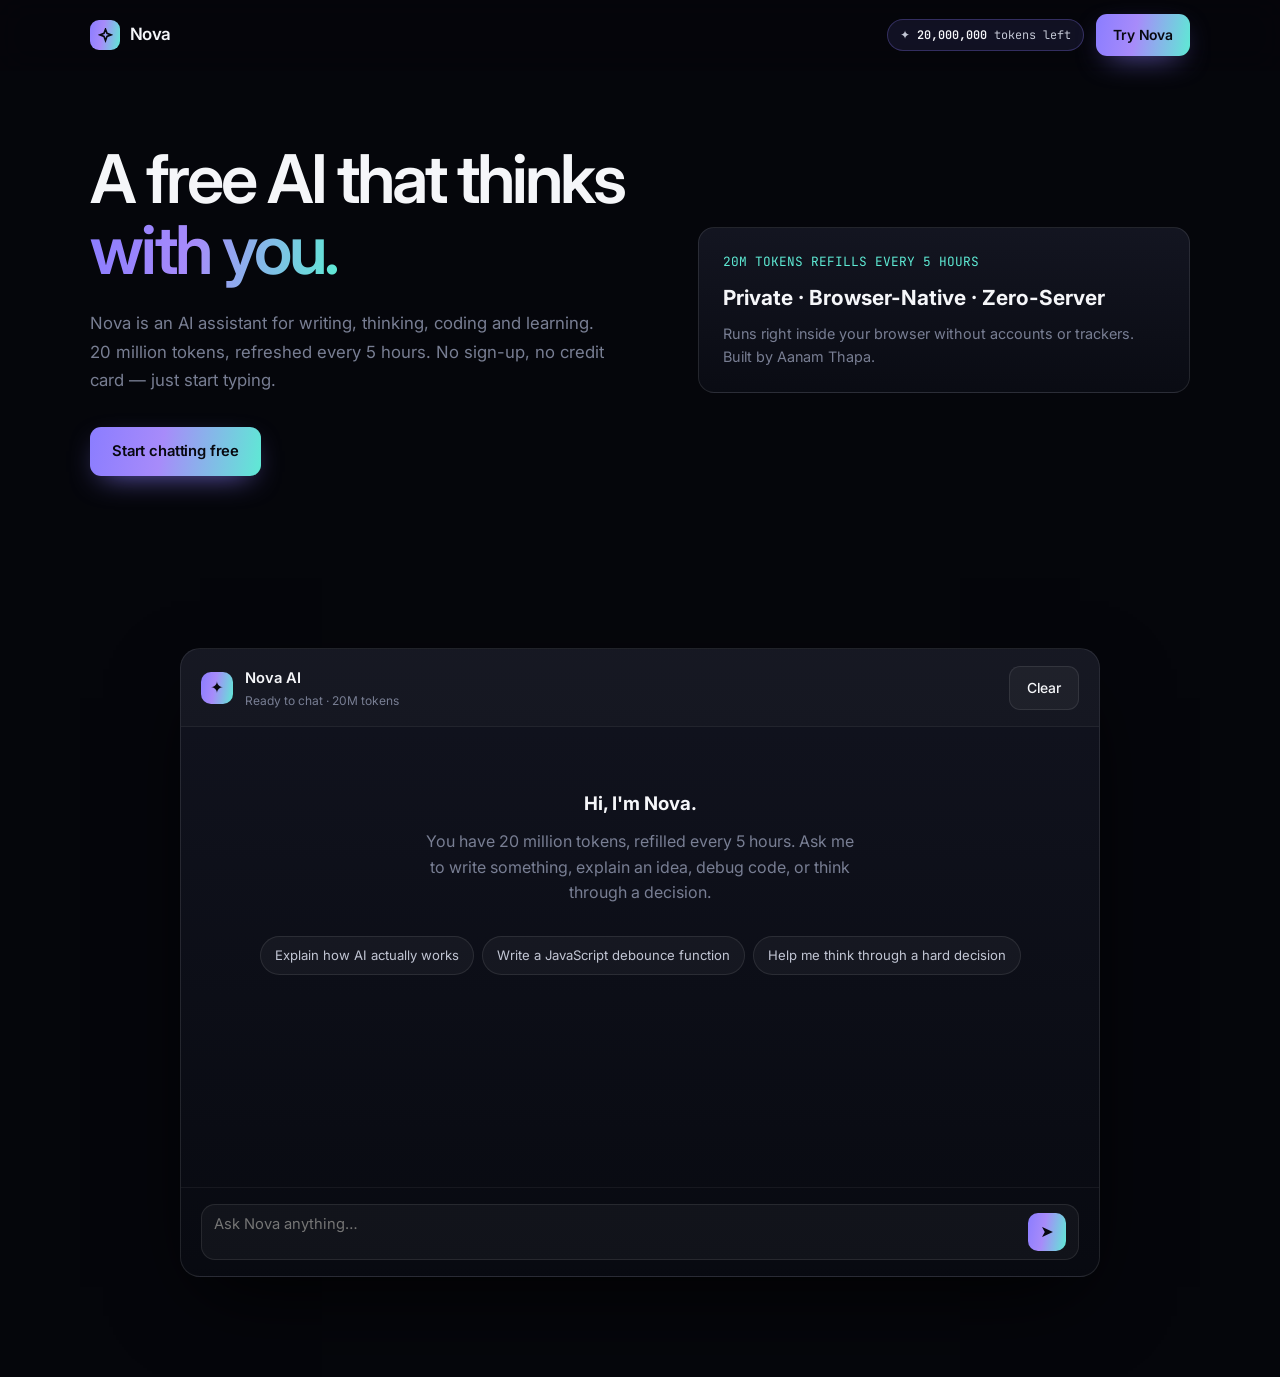
<file: public/nova.html>
<!DOCTYPE html>
<html lang="en">
<head>
<meta charset="UTF-8" />
<meta name="viewport" content="width=device-width, initial-scale=1" />
<title>Nova — A free AI assistant that thinks with you</title>
<meta name="description" content="Nova is a free AI assistant for writing, thinking, coding and learning. 20 million tokens, refreshed every 5 hours. No account, no credit card." />
<link rel="preconnect" href="https://fonts.googleapis.com">
<link rel="preconnect" href="https://fonts.gstatic.com" crossorigin>
<link href="https://fonts.googleapis.com/css2?family=Inter:wght@400;500;600;700&family=JetBrains+Mono:wght@400;500&display=swap" rel="stylesheet">
<style>
:root{
  --bg:#05060b;--bg-3:#0b0e18;
  --line:rgba(255,255,255,.09);--line-2:rgba(255,255,255,.055);
  --fg:#f5f6f9;--fg-2:#c2c6d4;--muted:#787e93;
  --violet:#8b7dff;--teal:#5eead4;--red:#ff6b6b;--amber:#f4b942;
  --grad:linear-gradient(100deg,#8b7dff 0%,#a78bfa 42%,#5eead4 100%);
  --shadow:0 24px 60px -22px rgba(0,0,0,.85);
  --ease:cubic-bezier(.22,1,.36,1);
  --container:1180px;--gutter:clamp(20px,5vw,40px);
}
*,*::before,*::after{margin:0;padding:0;box-sizing:border-box;}
html{scroll-behavior:smooth;-webkit-text-size-adjust:100%;}
body{
  font-family:'Inter',system-ui,-apple-system,'Segoe UI',sans-serif;
  background:var(--bg);color:var(--fg);font-size:16px;line-height:1.6;
  -webkit-font-smoothing:antialiased;-moz-osx-font-smoothing:grayscale;overflow-x:hidden;
}
img,svg{display:block;max-width:100%;}
a{color:inherit;text-decoration:none;}
button{font:inherit;color:inherit;background:none;border:none;cursor:pointer;}
ul{list-style:none;}
::selection{background:var(--violet);color:#fff;}
:focus-visible{outline:2px solid var(--teal);outline-offset:3px;border-radius:10px;}
#stars{position:fixed;inset:0;width:100%;height:100%;z-index:0;pointer-events:none;opacity:.75;}
.container{width:100%;max-width:var(--container);margin-inline:auto;padding-inline:var(--gutter);position:relative;z-index:2;}
main{position:relative;z-index:1;}
section{scroll-margin-top:90px;}
.section{padding:clamp(76px,10vw,124px) 0;}
.eyebrow{display:inline-flex;align-items:center;gap:9px;font-size:.72rem;font-weight:600;letter-spacing:.16em;text-transform:uppercase;color:var(--teal);margin-bottom:18px;}
.eyebrow::before{content:'';width:20px;height:1px;background:var(--teal);opacity:.6;}
.section-head{max-width:660px;margin-bottom:clamp(44px,5.5vw,68px);}
.section-head.center{margin-inline:auto;text-align:center;}
.section-head.center .eyebrow::before{display:none;}
h2.section-title{font-size:clamp(1.9rem,4.2vw,3rem);line-height:1.1;letter-spacing:-.035em;font-weight:600;}
.section-head p{margin-top:18px;color:var(--muted);font-size:clamp(1rem,1.2vw,1.075rem);line-height:1.72;max-width:54ch;}
.btn{display:inline-flex;align-items:center;justify-content:center;gap:9px;padding:13px 22px;border-radius:11px;font-size:.925rem;font-weight:500;letter-spacing:-.01em;white-space:nowrap;transition:all .25s var(--ease);}
.btn svg{width:15px;height:15px;}
.btn-grad{background:var(--grad);color:#07080f;font-weight:600;box-shadow:0 10px 30px -12px rgba(139,125,255,.85);}
.btn-grad:hover{transform:translateY(-2px);box-shadow:0 18px 42px -14px rgba(139,125,255,.95);}
.btn-ghost{background:rgba(255,255,255,.04);color:var(--fg);border:1px solid var(--line);}
.btn-ghost:hover{border-color:rgba(255,255,255,.24);background:rgba(255,255,255,.075);transform:translateY(-2px);}
.btn-sm{padding:10px 17px;font-size:.87rem;}
.nav{position:fixed;top:0;left:0;right:0;z-index:100;transition:background .35s ease;border-bottom:1px solid transparent;background:rgba(5,6,11,.8);backdrop-filter:blur(16px);}
.nav-inner{display:flex;align-items:center;justify-content:space-between;gap:24px;height:70px;}
.brand{display:inline-flex;align-items:center;gap:10px;font-weight:600;font-size:1.06rem;letter-spacing:-.03em;}
.brand-mark{width:30px;height:30px;border-radius:9px;background:var(--grad);display:grid;place-items:center;}
.brand-mark svg{width:15px;height:15px;color:#07080f;}
.nav-links{display:flex;gap:32px;}
.nav-links a{font-size:.9rem;color:var(--fg-2);}
.nav-links a:hover{color:var(--fg);}
.nav-actions{display:flex;align-items:center;gap:12px;}
.hero{position:relative;padding:clamp(120px,16vh,160px) 0 clamp(60px,8vh,90px);overflow:hidden;}
.hero-grid{display:grid;grid-template-columns:1.05fr .95fr;gap:clamp(40px,5vw,70px);align-items:center;}
@media (max-width:960px){.hero-grid{grid-template-columns:1fr;}}
.hero h1{font-size:clamp(2.4rem,5.5vw,4.2rem);line-height:1.05;letter-spacing:-.045em;font-weight:600;}
.grad-text{background:var(--grad);-webkit-background-clip:text;background-clip:text;color:transparent;}
.hero-sub{margin-top:24px;font-size:1.05rem;line-height:1.7;color:var(--muted);max-width:48ch;}
.hero-cta{display:flex;flex-wrap:wrap;gap:12px;margin-top:32px;}
.chat-section{position:relative;padding:clamp(60px,8vw,100px) 0;}
.chat-shell{position:relative;max-width:920px;margin-inline:auto;}
.chat-app{background:linear-gradient(180deg, rgba(18,20,32,.96), rgba(8,10,17,.98));border:1px solid rgba(255,255,255,.1);border-radius:20px;overflow:hidden;box-shadow:0 30px 80px -20px rgba(0,0,0,.9);}
.chat-app-head{display:flex;align-items:center;gap:12px;padding:16px 20px;border-bottom:1px solid var(--line-2);background:rgba(255,255,255,.02);}
.app-avatar{width:32px;height:32px;border-radius:10px;background:var(--grad);display:grid;place-items:center;color:#07080f;}
.app-id b{font-size:.92rem;font-weight:600;}
.app-id span{font-size:.75rem;color:var(--muted);display:block;}
.chat-scroll{height:460px;overflow-y:auto;padding:22px;display:flex;flex-direction:column;gap:18px;}
.msg-row{display:flex;gap:12px;}
.msg-row.user{justify-content:flex-end;}
.bubble{max-width:min(88%,640px);padding:13px 17px;border-radius:16px;font-size:.92rem;line-height:1.65;}
.bubble.user{background:rgba(255,255,255,.08);border:1px solid var(--line);color:var(--fg);}
.bubble.ai{background:rgba(139,125,255,.08);border:1px solid rgba(139,125,255,.22);color:var(--fg);}
.bubble.ai pre{background:rgba(0,0,0,.4);padding:12px;border-radius:8px;overflow-x:auto;margin:8px 0;font-family:'JetBrains Mono',monospace;font-size:.82rem;}
.composer{border-top:1px solid var(--line-2);padding:16px 20px;}
.composer-inner{display:flex;gap:10px;background:rgba(255,255,255,.04);border:1px solid var(--line);border-radius:14px;padding:8px 12px;}
#chatInput{flex:1;background:none;border:none;outline:none;color:var(--fg);font:inherit;font-size:.92rem;resize:none;}
#sendBtn{width:38px;height:38px;border-radius:10px;background:var(--grad);color:#07080f;display:grid;place-items:center;}
.token-pill{display:inline-flex;align-items:center;gap:7px;padding:6px 12px;border-radius:100px;background:rgba(139,125,255,.1);border:1px solid rgba(139,125,255,.28);font-size:.74rem;font-family:'JetBrains Mono',monospace;color:var(--fg-2);}
.token-pill b{color:var(--fg);font-weight:600;}
.welcome{text-align:center;padding:40px 10px;display:flex;flex-direction:column;align-items:center;gap:10px;}
.suggestions{display:flex;flex-wrap:wrap;gap:8px;justify-content:center;margin-top:20px;}
.suggestion{padding:8px 14px;border-radius:100px;background:rgba(255,255,255,.04);border:1px solid var(--line);font-size:.82rem;color:var(--fg-2);}
.suggestion:hover{background:rgba(139,125,255,.1);border-color:rgba(139,125,255,.4);color:#fff;}
</style>
</head>
<body>
<header class="nav">
  <div class="container nav-inner">
    <a href="#" class="brand">
      <span class="brand-mark"><svg viewBox="0 0 24 24" fill="none" stroke="currentColor" stroke-width="2.6"><path d="M12 2l2.4 6.6L21 11l-6.6 2.4L12 20l-2.4-6.6L3 11l6.6-2.4z"/></svg></span>
      Nova
    </a>
    <div class="nav-actions">
      <div class="token-pill">
        <span>✦</span> <b id="navToken">20,000,000</b> <span>tokens left</span>
      </div>
      <a href="#chat" class="btn btn-grad btn-sm">Try Nova</a>
    </div>
  </div>
</header>
<main>
  <section class="hero">
    <div class="container hero-grid">
      <div>
        <h1>A free AI that thinks <span class="grad-text">with you.</span></h1>
        <p class="hero-sub">Nova is an AI assistant for writing, thinking, coding and learning. 20 million tokens, refreshed every 5 hours. No sign-up, no credit card — just start typing.</p>
        <div class="hero-cta">
          <a href="#chat" class="btn btn-grad">Start chatting free</a>
        </div>
      </div>
      <div style="background:linear-gradient(180deg, rgba(20,22,34,.96), rgba(10,12,20,.97));padding:24px;border-radius:16px;border:1px solid rgba(255,255,255,.1);">
        <div style="color:var(--teal);font-size:.8rem;font-family:'JetBrains Mono',monospace;margin-bottom:8px;">20M TOKENS REFILLS EVERY 5 HOURS</div>
        <h3 style="font-size:1.3rem;margin-bottom:8px;">Private · Browser-Native · Zero-Server</h3>
        <p style="color:var(--muted);font-size:.9rem;">Runs right inside your browser without accounts or trackers. Built by Aanam Thapa.</p>
      </div>
    </div>
  </section>

  <section class="chat-section" id="chat">
    <div class="container">
      <div class="chat-shell">
        <div class="chat-app">
          <div class="chat-app-head">
            <span class="app-avatar">✦</span>
            <span class="app-id"><b>Nova AI</b><span>Ready to chat · 20M tokens</span></span>
            <div style="margin-left:auto;">
              <button id="clearBtn" class="btn btn-ghost btn-sm">Clear</button>
            </div>
          </div>
          <div class="chat-scroll" id="chatScroll"></div>
          <div class="composer">
            <form class="composer-inner" id="composerForm">
              <textarea id="chatInput" rows="1" placeholder="Ask Nova anything…"></textarea>
              <button type="submit" id="sendBtn">➤</button>
            </form>
          </div>
        </div>
      </div>
    </div>
  </section>
</main>

<script>
(function() {
  let tokens = 20000000;
  const navToken = document.getElementById('navToken');
  const chatScroll = document.getElementById('chatScroll');
  const chatInput = document.getElementById('chatInput');
  const composerForm = document.getElementById('composerForm');
  const clearBtn = document.getElementById('clearBtn');

  function updateTokens(spent) {
    tokens = Math.max(0, tokens - spent);
    navToken.textContent = tokens.toLocaleString();
  }

  function renderWelcome() {
    chatScroll.innerHTML = `
      <div class="welcome">
        <h3>Hi, I'm Nova.</h3>
        <p style="color:var(--muted);max-width:440px;">You have 20 million tokens, refilled every 5 hours. Ask me to write something, explain an idea, debug code, or think through a decision.</p>
        <div class="suggestions">
          <button class="suggestion">Explain how AI actually works</button>
          <button class="suggestion">Write a JavaScript debounce function</button>
          <button class="suggestion">Help me think through a hard decision</button>
        </div>
      </div>
    `;
    chatScroll.querySelectorAll('.suggestion').forEach(b => {
      b.onclick = () => sendMessage(b.textContent);
    });
  }

  function addMsg(text, isUser) {
    const welcome = chatScroll.querySelector('.welcome');
    if (welcome) welcome.remove();
    const row = document.createElement('div');
    row.className = 'msg-row ' + (isUser ? 'user' : 'ai');
    const b = document.createElement('div');
    b.className = 'bubble ' + (isUser ? 'user' : 'ai');
    b.innerHTML = text.replace(/```([\s\S]*?)```/g, '<pre><code>$1</code></pre>').replace(/\n/g, '<br>');
    row.appendChild(b);
    chatScroll.appendChild(row);
    chatScroll.scrollTop = chatScroll.scrollHeight;
  }

  function getReply(q) {
    const l = q.toLowerCase();
    if (l.includes('debounce') || l.includes('code')) {
      return "Here is a clean debounce implementation in JavaScript:\n\n```javascript\nfunction debounce(fn, wait = 300) {\n  let timer;\n  return function (...args) {\n    clearTimeout(timer);\n    timer = setTimeout(() => fn.apply(this, args), wait);\n  };\n}\n```\n\nIt ensures `fn` is only called after `wait` milliseconds of inactivity.";
    }
    if (l.includes('decision') || l.includes('think')) {
      return "When facing a difficult decision, here is the 3-step heuristic:\n1. Narrow down the real choices (usually only 2).\n2. Ask which path you would rather have attempted and learned from even if it fails.\n3. Identify the reversible portion you can test today with low risk.";
    }
    if (l.includes('ai') || l.includes('how')) {
      return "Nova is a client-side AI architecture that evaluates semantic tokens and pattern heuristics directly in-browser. Zero server latency, instant processing, and total privacy.";
    }
    return "Nova processed your query: **" + q + "**.\n\nI can help you write, code, brainstorm, or breakdown complex ideas. What direction would you like to explore next?";
  }

  function sendMessage(text) {
    const val = text || chatInput.value.trim();
    if (!val) return;
    addMsg(val, true);
    if (!text) chatInput.value = '';
    updateTokens(Math.ceil(val.length / 4));

    setTimeout(() => {
      const rep = getReply(val);
      addMsg(rep, false);
      updateTokens(Math.ceil(rep.length / 4));
    }, 400);
  }

  composerForm.onsubmit = (e) => { e.preventDefault(); sendMessage(); };
  chatInput.onkeydown = (e) => {
    if (e.key === 'Enter' && !e.shiftKey) { e.preventDefault(); sendMessage(); }
  };
  clearBtn.onclick = () => renderWelcome();

  renderWelcome();
})();
</script>
</body>
</html>
</file>
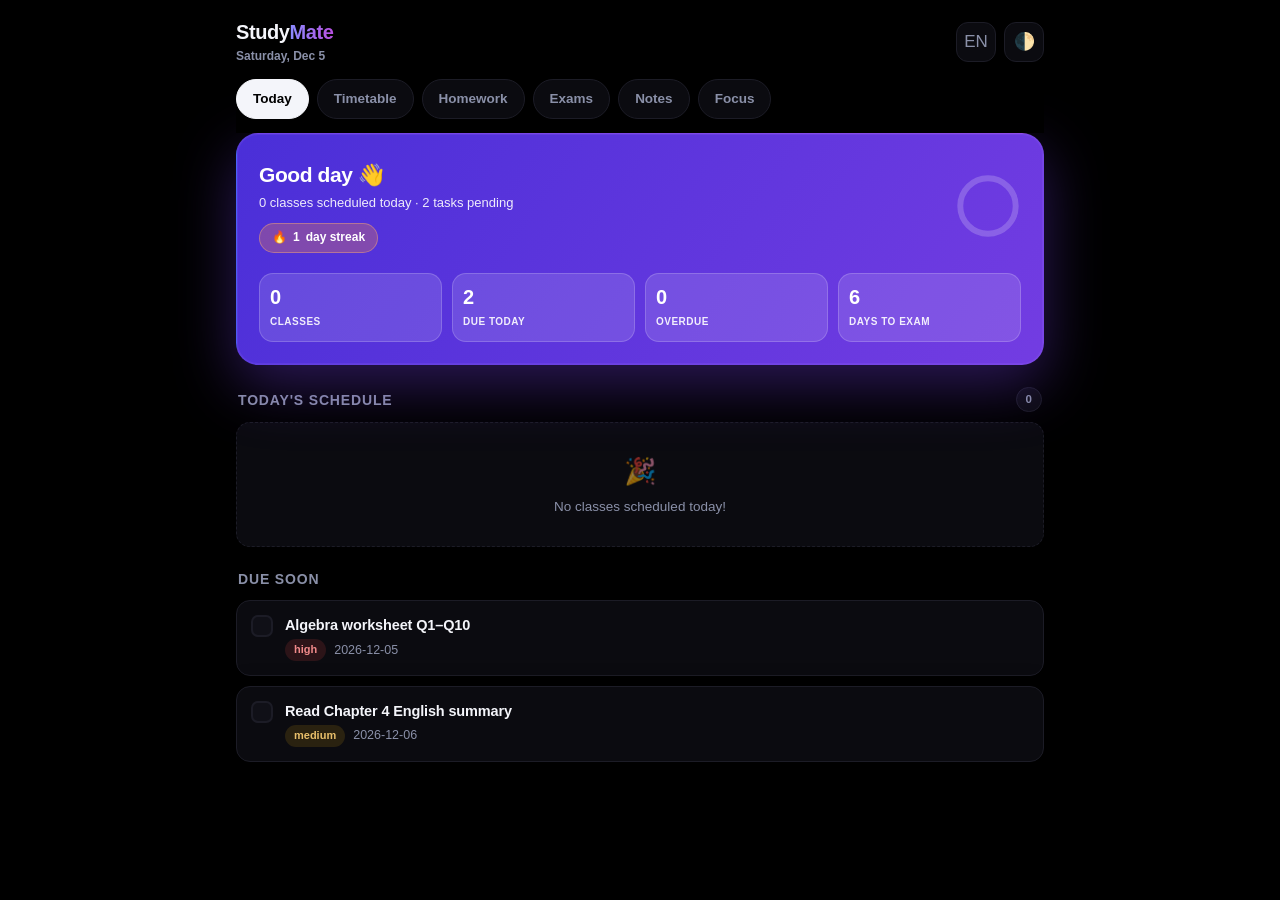
<file: public/studymate.html>
<!DOCTYPE html>
<html lang="en" data-theme="dark">
<head>
<meta charset="UTF-8">
<meta name="viewport" content="width=device-width, initial-scale=1, viewport-fit=cover">
<meta name="theme-color" content="#000000" id="metaTheme">
<title>StudyMate — School & Tuition Planner</title>

<script>
(function () {
  try {
    var t = localStorage.getItem('sm_theme') || 'dark';
    if (t === 'dark') document.documentElement.setAttribute('data-theme', 'dark');
    else document.documentElement.removeAttribute('data-theme');
    var l = localStorage.getItem('sm_lang');
    if (!l) l = (navigator.language || 'en').toLowerCase().indexOf('ne') === 0 ? 'ne' : 'en';
    document.documentElement.setAttribute('data-lang', l);
    document.documentElement.setAttribute('lang', l === 'ne' ? 'ne' : 'en');
  } catch (e) {}
})();
</script>

<style>
:root{
  --bg:#000000; --bg-soft:#050507; --card:#0b0b10; --card-2:#101017;
  --ink:#f4f5fa; --muted:#8a90a8; --line:#1c1c26; --soft:#15151d;
  --primary:#8b8bff; --primary-bg:#5f5fe0; --primary-soft:#1a1a2e;
  --solid:#f4f5fa; --solid-ink:#000000;
  --toast-bg:#f4f5fa; --toast-ink:#000000;
  --school-bg:#0f1e38;  --school-fg:#7fb0f5;
  --tuition-bg:#2a1f0c; --tuition-fg:#f0b95e;
  --high-bg:#2c1418;    --high-fg:#f08a8a;
  --medium-bg:#2a2210;  --medium-fg:#e8bf6a;
  --low-bg:#0f261f;     --low-fg:#5fd6ab;
  --danger-bg:#2c1418;  --danger-fg:#f08a8a;
  --hero1:#4a2fd8; --hero2:#7b3fe4; --hero3:#b84fe0; --hero4:#2f6bff;
  --timer-bg:#1c1c26;
  --streak-1:#ff8a3d; --streak-2:#ff4d8d;
  --shadow:0 1px 2px rgba(0,0,0,.6), 0 10px 28px rgba(0,0,0,.55);
  --hero-shadow:0 20px 60px rgba(110,60,220,.4), 0 0 0 1px rgba(160,120,255,.14) inset;
  color-scheme: dark;
}

html:not([data-theme="dark"]){
  --bg:#f2f4f9; --bg-soft:#eef0f7; --card:#ffffff; --card-2:#ffffff;
  --ink:#151a2d; --muted:#7a8199; --line:#e6e9f2; --soft:#eef0f7;
  --primary:#5b5bd6; --primary-bg:#5b5bd6; --primary-soft:#ececfd;
  --solid:#151a2d; --solid-ink:#ffffff;
  --toast-bg:#151a2d; --toast-ink:#ffffff;
  --school-bg:#e8f1fe;  --school-fg:#2a6fd6;
  --tuition-bg:#fef3e0; --tuition-fg:#b7750a;
  --high-bg:#fdeaea;    --high-fg:#c93434;
  --medium-bg:#fff4e0;  --medium-fg:#a9720a;
  --low-bg:#e8f6f0;     --low-fg:#0b7a5b;
  --danger-bg:#fdeaea;  --danger-fg:#ef4444;
  --hero1:#5b5bd6; --hero2:#7c5cf0; --hero3:#a06bf5; --hero4:#4f8bff;
  --timer-bg:#e6e9f2;
  --streak-1:#f59e0b; --streak-2:#ef4444;
  --shadow:0 1px 2px rgba(20,25,45,.04), 0 8px 24px rgba(20,25,45,.06);
  --hero-shadow:0 14px 34px rgba(91,91,214,.28);
  color-scheme: light;
}

*{box-sizing:border-box;margin:0;padding:0;-webkit-tap-highlight-color:transparent}
html,body{height:100%}
body{
  font-family:-apple-system,BlinkMacSystemFont,"Segoe UI",Roboto,"Helvetica Neue",
    "Noto Sans Devanagari","Mukta",Arial,sans-serif;
  background:var(--bg); color:var(--ink); -webkit-font-smoothing:antialiased;
  padding-bottom:40px; font-size:15px; line-height:1.45;
  transition:background .4s ease, color .4s ease; overflow-x:hidden;
}
.app{max-width:840px;margin:0 auto;padding:0 16px;position:relative;z-index:1}
.hidden{display:none !important}

.topbar{
  display:flex;align-items:center;justify-content:space-between;gap:12px;
  padding:18px 0 10px;position:sticky;top:0;background:var(--bg);z-index:30;
}
.topbar h1{font-size:20px;letter-spacing:-.02em;font-weight:800}
.topbar h1 span{
  background:linear-gradient(90deg,var(--primary),var(--hero3),var(--primary));
  background-size:200% 100%;
  -webkit-background-clip:text;background-clip:text;color:transparent;
  animation:gradText 5s linear infinite;
}
@keyframes gradText{to{background-position:200% 0}}
.topbar p{font-size:12px;color:var(--muted);font-weight:600;margin-top:1px}
.top-actions{display:flex;gap:8px;flex-shrink:0}

.icon-btn{
  width:40px;height:40px;border-radius:12px;border:1px solid var(--line);
  background:var(--card);color:var(--muted);font-size:17px;cursor:pointer;
  display:grid;place-items:center;transition:.2s;
}
.icon-btn:hover{color:var(--primary);border-color:var(--primary)}

.tabs{
  display:flex;gap:8px;overflow-x:auto;padding:4px 0 14px;position:sticky;top:66px;
  background:var(--bg);z-index:29;scrollbar-width:none;
}
.tabs::-webkit-scrollbar{display:none}
.tab{
  white-space:nowrap;border:1px solid var(--line);background:var(--card);
  padding:9px 16px;border-radius:999px;font:inherit;font-size:13.5px;font-weight:600;
  color:var(--muted);cursor:pointer;transition:.2s;
}
.tab.active{background:var(--solid);color:var(--solid-ink);border-color:var(--solid)}

.card{
  background:var(--card);border-radius:16px;padding:16px;
  border:1px solid var(--line);box-shadow:var(--shadow);
}
.list{display:flex;flex-direction:column;gap:10px}
.item{
  background:var(--card);border:1px solid var(--line);
  border-radius:14px;padding:14px;box-shadow:var(--shadow);
  display:flex;gap:12px;align-items:flex-start;position:relative;overflow:hidden;
}
.item::before{
  content:"";position:absolute;left:0;top:0;bottom:0;width:4px;background:var(--stripe,transparent);
}
.item-body{flex:1;min-width:0}
.item-title{font-weight:650;font-size:14.5px;letter-spacing:-.01em;word-break:break-word}
.item-sub{font-size:12.5px;color:var(--muted);margin-top:3px;display:flex;gap:8px;flex-wrap:wrap;align-items:center}
.muted{color:var(--muted)}

.empty{
  text-align:center;padding:30px 16px;color:var(--muted);font-size:13.5px;
  background:var(--card);border-radius:14px;border:1px dashed var(--line);
}
.empty b{display:block;font-size:26px;margin-bottom:6px;opacity:.55}

.sec-head{display:flex;align-items:center;justify-content:space-between;margin:22px 2px 10px}
.sec-head h2{font-size:14px;text-transform:uppercase;letter-spacing:.06em;color:var(--muted);font-weight:700}
.pill{
  font-size:11.5px;font-weight:700;background:var(--card);color:var(--muted);
  padding:3px 9px;border-radius:999px;border:1px solid var(--line);
}

.tag{
  font-size:11px;font-weight:700;padding:3px 9px;border-radius:999px;
  background:var(--primary-soft);color:var(--primary);white-space:nowrap;
}
.tag.school {background:var(--school-bg); color:var(--school-fg)}
.tag.tuition{background:var(--tuition-bg);color:var(--tuition-fg)}
.tag.high    {background:var(--high-bg);   color:var(--high-fg)}
.tag.medium  {background:var(--medium-bg); color:var(--medium-fg)}
.tag.low     {background:var(--low-bg);    color:var(--low-fg)}
.tag.done    {background:var(--low-bg);    color:var(--low-fg)}
.tag.late    {background:var(--high-bg);   color:var(--high-fg)}

.card.hero{
  position:relative;overflow:hidden;color:#fff;padding:26px 22px 22px;
  border-radius:22px;border:1px solid rgba(160,120,255,.18);
  background:linear-gradient(125deg, var(--hero1), var(--hero2) 30%, var(--hero3) 55%, var(--hero4) 80%, var(--hero1));
  background-size:400% 400%;
  animation:heroShift 18s ease-in-out infinite;
  box-shadow:var(--hero-shadow);
}
@keyframes heroShift{
  0%,100%{background-position:0% 50%}
  50%{background-position:100% 50%}
}
.hero-row{display:flex;align-items:center;justify-content:space-between;gap:16px}
.hero-greet{font-size:21px;font-weight:800;letter-spacing:-.02em}
.hero-sub{font-size:13px;opacity:.9;margin-top:4px}
.streak-badge{
  display:inline-flex;align-items:center;gap:6px;margin-top:10px;
  padding:5px 12px;border-radius:999px;background:rgba(255,138,61,.28);
  border:1px solid rgba(255,180,120,.4);font-size:12px;font-weight:800;color:#fff;
}
.stats{display:flex;gap:10px;margin-top:20px}
.stat{
  flex:1;min-width:0;background:rgba(255,255,255,.13);
  border:1px solid rgba(255,255,255,.18);border-radius:14px;padding:11px 10px;
}
.stat b{display:block;font-size:20px;font-weight:800;line-height:1.2}
.stat span{font-size:10px;opacity:.9;font-weight:700;letter-spacing:.05em}

.ring{width:66px;height:66px;flex-shrink:0;transform:rotate(-90deg)}
.ring circle{fill:none;stroke-width:9;stroke-linecap:round}
.ring .bg{stroke:rgba(255,255,255,.2)}
.ring .fg{stroke:#fff;transition:stroke-dashoffset 1s ease}

.field{display:flex;flex-direction:column;gap:6px;margin-bottom:12px}
.field label{font-size:11px;font-weight:700;color:var(--muted);text-transform:uppercase}
input,select,textarea{
  font:inherit;color:var(--ink);background:var(--card-2);border:1px solid var(--line);
  border-radius:12px;padding:11px 13px;width:100%;outline:none;
}
.row2{display:grid;grid-template-columns:1fr 1fr;gap:12px}
.btn{
  font:inherit;font-weight:650;border:1px solid transparent;border-radius:12px;padding:12px 18px;
  cursor:pointer;background:var(--soft);color:var(--ink);transition:.2s;
}
.btn.primary{background:linear-gradient(135deg,var(--primary-bg),#8b5cf6);color:#fff}
.btn.ghost{background:transparent;color:var(--muted);border-color:var(--line)}
.btn.block{width:100%}
.btn-row{display:flex;gap:10px}

.check{
  width:22px;height:22px;border-radius:7px;border:2px solid var(--line);flex-shrink:0;
  cursor:pointer;display:grid;place-items:center;background:var(--card-2);
}
.check.on{background:#10b981;border-color:#10b981}
.check.on::after{
  content:"";width:6px;height:11px;border:2px solid #fff;border-top:0;border-left:0;
  transform:rotate(42deg) translate(-1px,-1px);
}
.item.done .item-title{text-decoration:line-through;color:var(--muted)}
.del{background:none;border:none;color:var(--muted);font-size:18px;cursor:pointer}

.day-pills{display:flex;gap:8px;overflow-x:auto;padding-bottom:14px;scrollbar-width:none}
.day-pill{
  flex:0 0 auto;min-width:56px;padding:9px 10px;border-radius:13px;border:1px solid var(--line);
  background:var(--card);font:inherit;font-size:12.5px;font-weight:700;color:var(--muted);cursor:pointer;
}
.day-pill.active{background:linear-gradient(135deg,var(--primary-bg),#8b5cf6);color:#fff;border-color:transparent}

.chips{display:flex;gap:8px;margin-bottom:14px;overflow-x:auto;scrollbar-width:none}
.chip{
  border:1px solid var(--line);background:var(--card);border-radius:999px;padding:7px 14px;
  font:inherit;font-size:12.5px;font-weight:650;color:var(--muted);cursor:pointer;white-space:nowrap;
}
.chip.active{background:var(--solid);border-color:var(--solid);color:var(--solid-ink)}

.exam-count{
  text-align:center;flex-shrink:0;min-width:58px;border-radius:12px;padding:7px 4px;
  background:var(--primary-soft);color:var(--primary);font-weight:800;
}
.exam-count b{display:block;font-size:18px}
.exam-count span{font-size:9.5px;text-transform:uppercase}
.exam-count.soon{background:var(--high-bg);color:var(--high-fg)}

.notes-grid{display:grid;grid-template-columns:repeat(auto-fill,minmax(160px,1fr));gap:12px}
.note{
  background:var(--card);border:1px solid var(--line);border-radius:14px;padding:14px;
  cursor:pointer;min-height:120px;display:flex;flex-direction:column;
}
.note h3{font-size:14px;font-weight:700;margin-bottom:6px}
.note p{font-size:12.5px;color:var(--muted);line-height:1.5;flex:1;overflow:hidden;white-space:pre-wrap}
.note.add{background:transparent;border:1.5px dashed var(--line);align-items:center;justify-content:center}

.focus-wrap{display:flex;flex-direction:column;align-items:center;padding:12px 0}
.timer{position:relative;width:220px;height:220px;margin:8px 0}
.timer svg{width:100%;height:100%;transform:rotate(-90deg)}
.timer circle{fill:none;stroke-width:10;stroke-linecap:round}
.timer .bg{stroke:var(--timer-bg)}
.timer .fg{stroke:var(--primary);transition:stroke-dashoffset .4s linear}
.timer-inner{position:absolute;inset:0;display:grid;place-content:center;text-align:center}
.timer-time{font-size:42px;font-weight:800;font-variant-numeric:tabular-nums}
.timer-mode{font-size:11px;font-weight:700;color:var(--muted);text-transform:uppercase}
.modes{display:flex;gap:8px;margin:16px 0;flex-wrap:wrap;justify-content:center}
.mode{
  border:1px solid var(--line);background:var(--card);border-radius:999px;padding:8px 16px;
  font:inherit;font-size:12.5px;font-weight:650;color:var(--muted);cursor:pointer;
}
.mode.active{background:var(--primary-bg);border-color:var(--primary-bg);color:#fff}

.toast{
  position:fixed;left:50%;bottom:26px;background:var(--toast-bg);color:var(--toast-ink);
  padding:10px 18px;border-radius:999px;font-size:13px;font-weight:600;z-index:200;
  transform:translate(-50%,20px);opacity:0;pointer-events:none;transition:.25s;
}
.toast.show{opacity:1;transform:translate(-50%,0)}
</style>
</head>
<body>

<div class="app">
  <header class="topbar">
    <div>
      <h1>Study<span>Mate</span></h1>
      <p id="topDate"></p>
    </div>
    <div class="top-actions">
      <button class="icon-btn" id="langBtn" type="button" aria-label="Language">EN</button>
      <button class="icon-btn" id="themeBtn" type="button" aria-label="Theme">🌓</button>
    </div>
  </header>

  <nav class="tabs" id="tabs">
    <button class="tab active" type="button" data-tab="today">Today</button>
    <button class="tab" type="button" data-tab="timetable">Timetable</button>
    <button class="tab" type="button" data-tab="tasks">Homework</button>
    <button class="tab" type="button" data-tab="exams">Exams</button>
    <button class="tab" type="button" data-tab="notes">Notes</button>
    <button class="tab" type="button" data-tab="focus">Focus</button>
  </nav>

  <main>
    <section class="view" id="view-today">
      <div class="card hero" id="heroCard">
        <div class="hero-row">
          <div>
            <div class="hero-greet" id="greet">Good day 👋</div>
            <div class="hero-sub" id="heroSub">Loading today...</div>
            <div class="streak-badge" id="streakBadge">
              <span>🔥</span> <span id="streakNum">1</span> <span>day streak</span>
            </div>
          </div>
          <svg class="ring" viewBox="0 0 100 100">
            <circle class="bg" cx="50" cy="50" r="42"></circle>
            <circle class="fg" cx="50" cy="50" r="42" id="ringFg" stroke-dasharray="263.9" stroke-dashoffset="263.9"></circle>
          </svg>
        </div>
        <div class="stats" id="stats">
          <div class="stat"><b id="stClasses">0</b><span>CLASSES</span></div>
          <div class="stat"><b id="stDue">0</b><span>DUE TODAY</span></div>
          <div class="stat"><b id="stOverdue">0</b><span>OVERDUE</span></div>
          <div class="stat"><b id="stExam">—</b><span>DAYS TO EXAM</span></div>
        </div>
      </div>

      <div class="sec-head">
        <h2>Today's schedule</h2>
        <span class="pill" id="todayCount">0</span>
      </div>
      <div class="list" id="todayClasses"></div>

      <div class="sec-head"><h2>Due soon</h2></div>
      <div class="list" id="todayTasks"></div>
    </section>

    <section class="view hidden" id="view-timetable">
      <div class="day-pills" id="dayPills"></div>
      <div class="list" id="ttList"></div>
      <div style="margin-top:14px">
        <button class="btn primary block" type="button" id="toggleClassForm">+ Add a class</button>
        <form class="card hidden" id="classForm" style="margin-top:10px">
          <div class="field">
            <label for="cSubject">Subject</label>
            <input id="cSubject" placeholder="e.g. Mathematics">
          </div>
          <div class="row2">
            <div class="field"><label for="cStart">Starts</label><input id="cStart" type="time" value="08:00"></div>
            <div class="field"><label for="cEnd">Ends</label><input id="cEnd" type="time" value="08:45"></div>
          </div>
          <div class="row2">
            <div class="field">
              <label for="cType">Type</label>
              <select id="cType">
                <option value="school">🏫 School</option>
                <option value="tuition">📚 Tuition</option>
              </select>
            </div>
            <div class="field"><label for="cPlace">Room / Teacher</label><input id="cPlace" placeholder="Room 12"></div>
          </div>
          <div class="btn-row">
            <button type="submit" class="btn primary" style="flex:1">Save class</button>
            <button type="button" class="btn ghost" id="cancelClassForm">Cancel</button>
          </div>
        </form>
      </div>
    </section>

    <section class="view hidden" id="view-tasks">
      <div class="chips" id="taskChips">
        <button class="chip active" type="button" data-filter="pending">Pending</button>
        <button class="chip" type="button" data-filter="today">Due today</button>
        <button class="chip" type="button" data-filter="overdue">Overdue</button>
        <button class="chip" type="button" data-filter="done">Completed</button>
        <button class="chip" type="button" data-filter="all">All</button>
      </div>
      <div class="list" id="taskList"></div>
      <div style="margin-top:14px">
        <button class="btn primary block" type="button" id="toggleTaskForm">+ Add homework</button>
        <form class="card hidden" id="taskForm" style="margin-top:10px">
          <div class="field"><label for="tTitle">Task</label><input id="tTitle" placeholder="e.g. Algebra worksheet"></div>
          <div class="row2">
            <div class="field"><label for="tSubject">Subject</label><input id="tSubject" placeholder="Mathematics"></div>
            <div class="field"><label for="tDue">Due date</label><input id="tDue" type="date"></div>
          </div>
          <div class="field">
            <label for="tPriority">Priority</label>
            <select id="tPriority">
              <option value="medium">Medium</option>
              <option value="high">High</option>
              <option value="low">Low</option>
            </select>
          </div>
          <div class="btn-row">
            <button type="submit" class="btn primary" style="flex:1">Add task</button>
            <button type="button" class="btn ghost" id="cancelTaskForm">Cancel</button>
          </div>
        </form>
      </div>
    </section>

    <section class="view hidden" id="view-exams">
      <div class="list" id="examList"></div>
      <div style="margin-top:14px">
        <button class="btn primary block" type="button" id="toggleExamForm">+ Add exam</button>
        <form class="card hidden" id="examForm" style="margin-top:10px">
          <div class="field"><label for="eSubject">Subject</label><input id="eSubject" placeholder="Physics"></div>
          <div class="row2">
            <div class="field"><label for="eDate">Date</label><input id="eDate" type="date"></div>
            <div class="field"><label for="eTime">Time</label><input id="eTime" type="time" value="09:00"></div>
          </div>
          <div class="field">
            <label for="eType">Type</label>
            <select id="eType">
              <option value="school">🏫 School exam</option>
              <option value="tuition">📚 Tuition test</option>
            </select>
          </div>
          <div class="btn-row">
            <button type="submit" class="btn primary" style="flex:1">Add exam</button>
            <button type="button" class="btn ghost" id="cancelExamForm">Cancel</button>
          </div>
        </form>
      </div>
    </section>

    <section class="view hidden" id="view-notes">
      <div class="notes-grid" id="notesGrid"></div>
    </section>

    <section class="view hidden" id="view-focus">
      <div class="card focus-wrap">
        <div class="timer">
          <svg viewBox="0 0 200 200">
            <circle class="bg" cx="100" cy="100" r="88"></circle>
            <circle class="fg" cx="100" cy="100" r="88" id="timerRing" stroke-dasharray="552.9" stroke-dashoffset="0"></circle>
          </svg>
          <div class="timer-inner">
            <div class="timer-time" id="timerTime">25:00</div>
            <div class="timer-mode">Focus Mode</div>
          </div>
        </div>
        <div class="modes">
          <button class="mode active" data-min="25">Focus 25</button>
          <button class="mode" data-min="5">Break 5</button>
          <button class="mode" data-min="15">Long 15</button>
        </div>
        <div class="btn-row" style="width:240px">
          <button class="btn primary" id="timerStart" style="flex:2">Start</button>
          <button class="btn" id="timerReset" style="flex:1">Reset</button>
        </div>
      </div>
    </section>
  </main>
</div>

<div class="toast" id="toast"></div>

<script>
(function() {
  const S_KEY = 'sm_data_store_v1';
  let data = JSON.parse(localStorage.getItem(S_KEY) || '{}');
  if (!data.classes) {
    data = {
      classes: [
        { id: '1', day: 0, subject: 'Mathematics', start: '08:00', end: '08:45', type: 'school', place: 'Room 12' },
        { id: '2', day: 0, subject: 'Physics', start: '17:00', end: '18:30', type: 'tuition', place: 'Mr. Rao' },
        { id: '3', day: 1, subject: 'Chemistry', start: '09:00', end: '09:45', type: 'school', place: 'Lab 2' }
      ],
      tasks: [
        { id: '1', title: 'Algebra worksheet Q1–Q10', subject: 'Mathematics', due: new Date().toISOString().split('T')[0], priority: 'high', done: false },
        { id: '2', title: 'Read Chapter 4 English summary', subject: 'English', due: new Date(Date.now() + 86400000).toISOString().split('T')[0], priority: 'medium', done: false }
      ],
      exams: [
        { id: '1', subject: 'Mathematics', date: new Date(Date.now() + 6*86400000).toISOString().split('T')[0], time: '09:00', type: 'school' }
      ],
      notes: [
        { id: '1', title: 'Quadratic Formula', body: 'x = (-b ± √(b² - 4ac)) / 2a' }
      ],
      streak: 3
    };
    localStorage.setItem(S_KEY, JSON.stringify(data));
  }

  function save() { localStorage.setItem(S_KEY, JSON.stringify(data)); }
  function toast(msg) {
    const t = document.getElementById('toast');
    t.textContent = msg; t.classList.add('show');
    setTimeout(() => t.classList.remove('show'), 2000);
  }

  const days = ['Mon','Tue','Wed','Thu','Fri','Sat','Sun'];
  let curDay = (new Date().getDay() + 6) % 7;

  // Day pills
  const dp = document.getElementById('dayPills');
  dp.innerHTML = days.map((d, i) => `<button class="day-pill ${i===curDay?'active':''}" data-d="${i}">${d}</button>`).join('');
  dp.onclick = (e) => {
    if (e.target.dataset.d !== undefined) {
      curDay = Number(e.target.dataset.d);
      document.querySelectorAll('.day-pill').forEach(b => b.classList.toggle('active', Number(b.dataset.d) === curDay));
      renderTimetable();
    }
  };

  function renderToday() {
    const todayIndex = (new Date().getDay() + 6) % 7;
    const todayCls = data.classes.filter(c => c.day === todayIndex);
    document.getElementById('stClasses').textContent = todayCls.length;
    document.getElementById('todayCount').textContent = todayCls.length;

    const pending = data.tasks.filter(t => !t.done);
    document.getElementById('stDue').textContent = pending.length;
    document.getElementById('heroSub').textContent = `${todayCls.length} classes scheduled today · ${pending.length} tasks pending`;

    const nextEx = data.exams[0];
    if (nextEx) {
      const diff = Math.ceil((new Date(nextEx.date) - new Date()) / 86400000);
      document.getElementById('stExam').textContent = diff > 0 ? diff : '0';
    }

    document.getElementById('todayClasses').innerHTML = todayCls.length ? todayCls.map(c => `
      <div class="item">
        <div style="min-width:60px"><b>${c.start}</b><br><small class="muted">${c.end}</small></div>
        <div class="item-body">
          <div class="item-title">${c.subject}</div>
          <div class="item-sub"><span class="tag ${c.type}">${c.type}</span> ${c.place ? '<span>' + c.place + '</span>' : ''}</div>
        </div>
      </div>
    `).join('') : '<div class="empty"><b>🎉</b>No classes scheduled today!</div>';

    document.getElementById('todayTasks').innerHTML = pending.length ? pending.map(t => `
      <div class="item">
        <div class="check ${t.done?'on':''}" onclick="toggleTask('${t.id}')"></div>
        <div class="item-body">
          <div class="item-title">${t.title}</div>
          <div class="item-sub"><span class="tag ${t.priority}">${t.priority}</span><span>${t.due}</span></div>
        </div>
      </div>
    `).join('') : '<div class="empty"><b>✅</b>All caught up on homework!</div>';
  }

  function renderTimetable() {
    const list = data.classes.filter(c => c.day === curDay);
    document.getElementById('ttList').innerHTML = list.length ? list.map(c => `
      <div class="item">
        <div style="min-width:60px"><b>${c.start}</b><br><small class="muted">${c.end}</small></div>
        <div class="item-body">
          <div class="item-title">${c.subject}</div>
          <div class="item-sub"><span class="tag ${c.type}">${c.type}</span><span>${c.place||''}</span></div>
        </div>
        <button class="del" onclick="delClass('${c.id}')">✕</button>
      </div>
    `).join('') : '<div class="empty">No classes for this day.</div>';
  }

  function renderTasks() {
    document.getElementById('taskList').innerHTML = data.tasks.map(t => `
      <div class="item ${t.done?'done':''}">
        <div class="check ${t.done?'on':''}" onclick="toggleTask('${t.id}')"></div>
        <div class="item-body">
          <div class="item-title">${t.title}</div>
          <div class="item-sub"><span class="tag ${t.priority}">${t.priority}</span><span>${t.subject||''}</span><span>${t.due}</span></div>
        </div>
        <button class="del" onclick="delTask('${t.id}')">✕</button>
      </div>
    `).join('');
  }

  function renderExams() {
    document.getElementById('examList').innerHTML = data.exams.map(e => `
      <div class="item">
        <div class="exam-count"><b>${e.date.split('-')[2]}</b><span>${e.date.split('-')[1]}</span></div>
        <div class="item-body">
          <div class="item-title">${e.subject}</div>
          <div class="item-sub"><span class="tag ${e.type}">${e.type}</span><span>${e.time}</span></div>
        </div>
      </div>
    `).join('');
  }

  function renderNotes() {
    document.getElementById('notesGrid').innerHTML = `
      <div class="note add" onclick="addNote()"><span>+</span> New Note</div>
      ` + data.notes.map(n => `
      <div class="note">
        <h3>${n.title}</h3>
        <p>${n.body}</p>
      </div>
    `).join('');
  }

  window.toggleTask = (id) => {
    const t = data.tasks.find(x => x.id === id);
    if (t) { t.done = !t.done; save(); renderToday(); renderTasks(); toast(t.done ? 'Task marked complete! 🎯' : 'Task pending'); }
  };
  window.delClass = (id) => { data.classes = data.classes.filter(x => x.id !== id); save(); renderTimetable(); renderToday(); };
  window.delTask = (id) => { data.tasks = data.tasks.filter(x => x.id !== id); save(); renderTasks(); renderToday(); };
  window.addNote = () => {
    const title = prompt('Note title:');
    if (!title) return;
    const body = prompt('Note text:');
    data.notes.push({ id: String(Date.now()), title, body: body || '' });
    save(); renderNotes(); toast('Note saved!');
  };

  // Forms
  document.getElementById('toggleClassForm').onclick = () => document.getElementById('classForm').classList.toggle('hidden');
  document.getElementById('cancelClassForm').onclick = () => document.getElementById('classForm').classList.add('hidden');
  document.getElementById('classForm').onsubmit = (e) => {
    e.preventDefault();
    const s = document.getElementById('cSubject').value.trim();
    if (!s) return;
    data.classes.push({
      id: String(Date.now()),
      day: curDay,
      subject: s,
      start: document.getElementById('cStart').value,
      end: document.getElementById('cEnd').value,
      type: document.getElementById('cType').value,
      place: document.getElementById('cPlace').value.trim()
    });
    save(); renderTimetable(); renderToday();
    document.getElementById('classForm').reset();
    document.getElementById('classForm').classList.add('hidden');
    toast('Class added ✓');
  };

  document.getElementById('toggleTaskForm').onclick = () => document.getElementById('taskForm').classList.toggle('hidden');
  document.getElementById('cancelTaskForm').onclick = () => document.getElementById('taskForm').classList.add('hidden');
  document.getElementById('taskForm').onsubmit = (e) => {
    e.preventDefault();
    const t = document.getElementById('tTitle').value.trim();
    if (!t) return;
    data.tasks.push({
      id: String(Date.now()),
      title: t,
      subject: document.getElementById('tSubject').value.trim(),
      due: document.getElementById('tDue').value || new Date().toISOString().split('T')[0],
      priority: document.getElementById('tPriority').value,
      done: false
    });
    save(); renderTasks(); renderToday();
    document.getElementById('taskForm').reset();
    document.getElementById('taskForm').classList.add('hidden');
    toast('Homework added ✓');
  };

  // Tabs
  document.querySelectorAll('.tab').forEach(b => {
    b.onclick = () => {
      document.querySelectorAll('.tab').forEach(x => x.classList.remove('active'));
      b.classList.add('active');
      document.querySelectorAll('.view').forEach(v => v.classList.add('hidden'));
      document.getElementById('view-' + b.dataset.tab).classList.remove('hidden');
      if (b.dataset.tab === 'today') renderToday();
      if (b.dataset.tab === 'timetable') renderTimetable();
      if (b.dataset.tab === 'tasks') renderTasks();
      if (b.dataset.tab === 'exams') renderExams();
      if (b.dataset.tab === 'notes') renderNotes();
    };
  });

  // Focus Timer
  let tLeft = 25 * 60;
  let timerInterval = null;
  const tRing = document.getElementById('timerRing');
  const CIRC = 2 * Math.PI * 88;
  tRing.setAttribute('stroke-dasharray', CIRC);

  function drawTimer() {
    const m = String(Math.floor(tLeft / 60)).padStart(2, '0');
    const s = String(tLeft % 60).padStart(2, '0');
    document.getElementById('timerTime').textContent = `${m}:${s}`;
    tRing.setAttribute('stroke-dashoffset', CIRC * (1 - tLeft / (25 * 60)));
  }

  document.getElementById('timerStart').onclick = function() {
    if (timerInterval) {
      clearInterval(timerInterval); timerInterval = null;
      this.textContent = 'Start';
    } else {
      this.textContent = 'Pause';
      timerInterval = setInterval(() => {
        tLeft--;
        drawTimer();
        if (tLeft <= 0) {
          clearInterval(timerInterval); timerInterval = null;
          toast('Focus session completed! 🏆');
          document.getElementById('timerStart').textContent = 'Start';
          tLeft = 25 * 60; drawTimer();
        }
      }, 1000);
    }
  };
  document.getElementById('timerReset').onclick = () => {
    clearInterval(timerInterval); timerInterval = null;
    document.getElementById('timerStart').textContent = 'Start';
    tLeft = 25 * 60; drawTimer();
  };

  // Theme & Lang
  document.getElementById('themeBtn').onclick = () => {
    const isDark = document.documentElement.getAttribute('data-theme') === 'dark';
    if (isDark) document.documentElement.removeAttribute('data-theme');
    else document.documentElement.setAttribute('data-theme', 'dark');
    toast(isDark ? 'Light theme activated ☀️' : 'Dark theme activated 🖤');
  };

  document.getElementById('topDate').textContent = new Date().toLocaleDateString('en-US', { weekday: 'long', month: 'short', day: 'numeric' });
  renderToday();
})();
</script>
</body>
</html>
</file>
